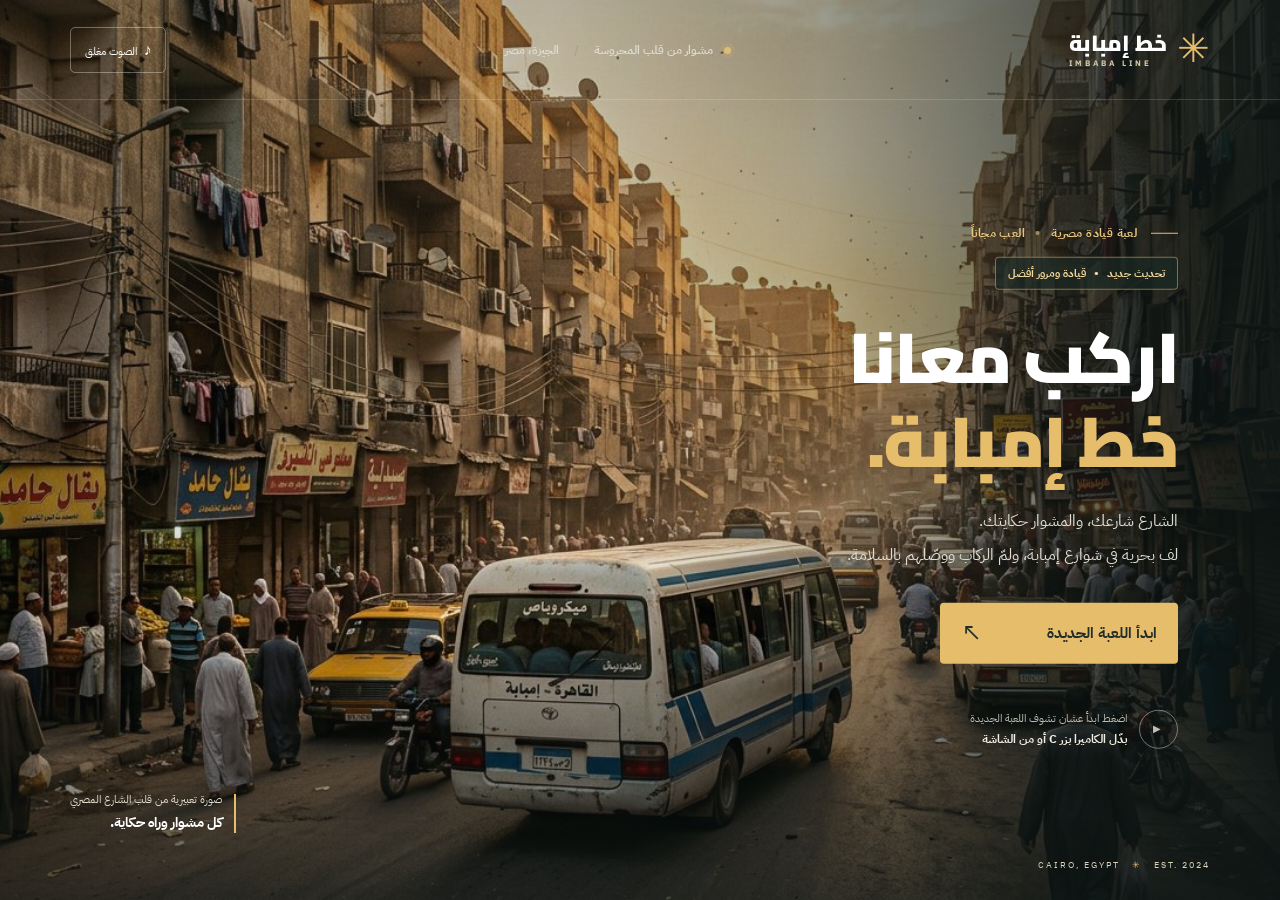
<file: index.html>
<!DOCTYPE html>
<html lang="ar" dir="rtl">
<head>
  <meta charset="UTF-8">
  <meta name="viewport" content="width=device-width, initial-scale=1, viewport-fit=cover">
  <meta name="theme-color" content="#171c1c">
  <meta name="description" content="خد الدركسيون وعيش مشوار ميكروباص إمبابة في لعبة قيادة مصرية ثلاثية الأبعاد.">
  <title>خط إمبابة | حكاية كل مشوار</title>
  <link rel="preconnect" href="https://fonts.googleapis.com">
  <link rel="preconnect" href="https://fonts.gstatic.com" crossorigin>
  <link href="https://fonts.googleapis.com/css2?family=Cairo:wght@400;600;700;800;900&family=IBM+Plex+Sans+Arabic:wght@400;500;600;700&display=swap" rel="stylesheet">
  <link rel="stylesheet" href="style.css?v=20261102-5">
</head>
<body>
  <main class="app" id="app">
    <div id="game" aria-label="لعبة قيادة ميكروباص ثلاثية الأبعاد"></div>
    <div class="scene-shade"></div>
    <header class="topbar">
      <a class="brand" href="#" aria-label="خط إمبابة - الصفحة الرئيسية"><span class="brand-icon">✳</span><span><strong>خط إمبابة</strong><small>IMBABA LINE</small></span></a>
      <div class="top-center"><span class="live-dot"></span> مشوار من قلب المحروسة <span class="top-separator">/</span> الجيزة، مصر</div>
      <button id="soundBtn" class="sound-btn" type="button" aria-label="تشغيل الصوت" title="تشغيل الصوت"><span id="soundIcon">♪</span><span id="soundText">الصوت مغلق</span></button>
    </header>

    <section class="intro" id="intro" aria-labelledby="intro-title">
      <div class="eyebrow"><span></span> لعبة قيادة مصرية <b>•</b> العب مجاناً</div>
      <div class="version-badge">تحديث جديد <b>•</b> قيادة ومرور أفضل</div>
      <h1 id="intro-title">اركب معانا<br><em>خط إمبابة.</em></h1>
      <p>الشارع شارعك، والمشوار حكايتك.<br>لف بحرية في شوارع إمبابة، ولمّ الركاب ووصّلهم بالسلامة.</p>
      <button class="start-btn" id="startBtn" type="button"><span>ابدأ اللعبة الجديدة</span><span class="arrow">↖</span></button>
      <div class="intro-bottom"><span class="round-play">▶</span><span>اضغط ابدأ عشان تشوف اللعبة الجديدة<br><strong>بدّل الكاميرا بزر C أو من الشاشة</strong></span></div>
    </section>
    <div class="scene-caption" id="sceneCaption"><span class="caption-line"></span><span>صورة تعبيرية من قلب الشارع المصري<br><strong>كل مشوار وراه حكاية.</strong></span></div>
    <div class="edition" id="edition">CAIRO, EGYPT <span>✳</span> EST. 2024</div>

    <section class="hud hidden" id="hud" aria-label="معلومات الرحلة">
      <div class="route-card"><div class="card-label"><span class="live-dot"></span> خط السير <span class="route-no">01 / 04</span></div><h2 id="stopName">موقف إمبابة</h2><div class="route-desc" id="stopDesc">اتجه للموقف واستنى الركاب</div><div class="progress"><i id="routeProgress"></i></div><div class="route-foot"><span>المسافة للموقف</span><strong id="distance">١٢٠ م</strong></div></div>
      <div class="stats"><div><span>الركاب</span><strong id="passengers">0 <small>/ 8</small></strong></div><div><span>الأجرة</span><strong id="fare">0 <small>ج.م</small></strong></div></div>
      <div class="message hidden" id="message"></div>
      <div class="reticle hidden" id="reticle" aria-hidden="true">+</div>
      <div class="fare-panel hidden" id="farePanel"><strong id="farePrompt">بص على الراكب اللي نزل عشان تلم الأجرة</strong><span id="fareRemaining"></span><div><button id="lookPassenger" type="button">بص للراكب</button><button id="collectFare" type="button" disabled>الم الأجرة (E)</button></div></div>
      <div class="look-controls hidden" id="lookControls"><button data-look="left" aria-label="بص شمال">↶</button><button id="lookCenter" aria-label="بص قدام">قدام</button><button data-look="right" aria-label="بص يمين">↷</button><small>اسحب الشاشة أو استخدم J / L للبص</small></div>
      <div class="world-tools"><button id="cameraBtn" type="button" title="تغيير الكاميرا (C)">◉ <span>منظور السائق</span></button><div class="map-wrap"><div class="map-title">خريطة المنطقة <span>شمال ↑</span></div><canvas id="minimap" width="180" height="180" aria-label="خريطة المنطقة والموقف التالي"></canvas><div class="map-legend"><i></i> أنت <b></b> الموقف</div></div></div>
      <div class="speedometer"><div class="speed-top">السرعة <strong id="gear" class="gear">D</strong></div><div><strong id="speed">0</strong><span>كم/س</span></div><div class="speed-bars"><i></i><i></i><i></i><i></i><i></i><i></i><i></i><i></i><i></i><i></i></div></div>
      <div class="controls-hint"><span>↑</span><span>↓</span><span>←</span><span>→</span><p>الأسهم للقيادة والرجوع <b>•</b> مسافة للفرامل <b>•</b> اسحب للبص <b>•</b> C للكاميرا <b>•</b> E للأجرة</p></div>
      <div class="touch-controls" aria-label="أزرار التحكم"><div><button data-key="left" aria-label="يسار">◀</button><button data-key="right" aria-label="يمين">▶</button></div><div><button data-key="down" aria-label="رجوع للخلف">رجوع</button><button data-key="brake" aria-label="فرامل">فرامل</button><button data-key="up" aria-label="بنزين">بنزين</button></div></div>
    </section>
    <div class="finish hidden" id="finish"><div class="finish-card"><span class="finish-icon">✳</span><div class="eyebrow">وصلنا بالسلامة</div><h2>عاش يا أسطى!</h2><p>وصلت الركاب بالسلامة! تقدر تكمل لف في المنطقة أو تبدأ خط جديد.</p><div class="finish-total">إجمالي الأجرة <strong id="finalFare">٠ ج.م</strong></div><button class="start-btn" id="continueBtn">كمّل لف في المنطقة <span class="arrow">↖</span></button><button class="restart-link" id="restartBtn">ابدأ الخط من جديد</button></div></div>
    <div class="loading" id="loading"><span class="brand-icon">✳</span><span>بنجهّز المشوار...</span></div>
    <div class="error hidden" id="error">المتصفح ده مش قادر يشغّل اللعبة. جرّب متصفح أحدث بيدعم WebGL.</div>
  </main>
  <script type="module" src="game.js?v=20261102-5"></script>
</body>
</html>
</file>
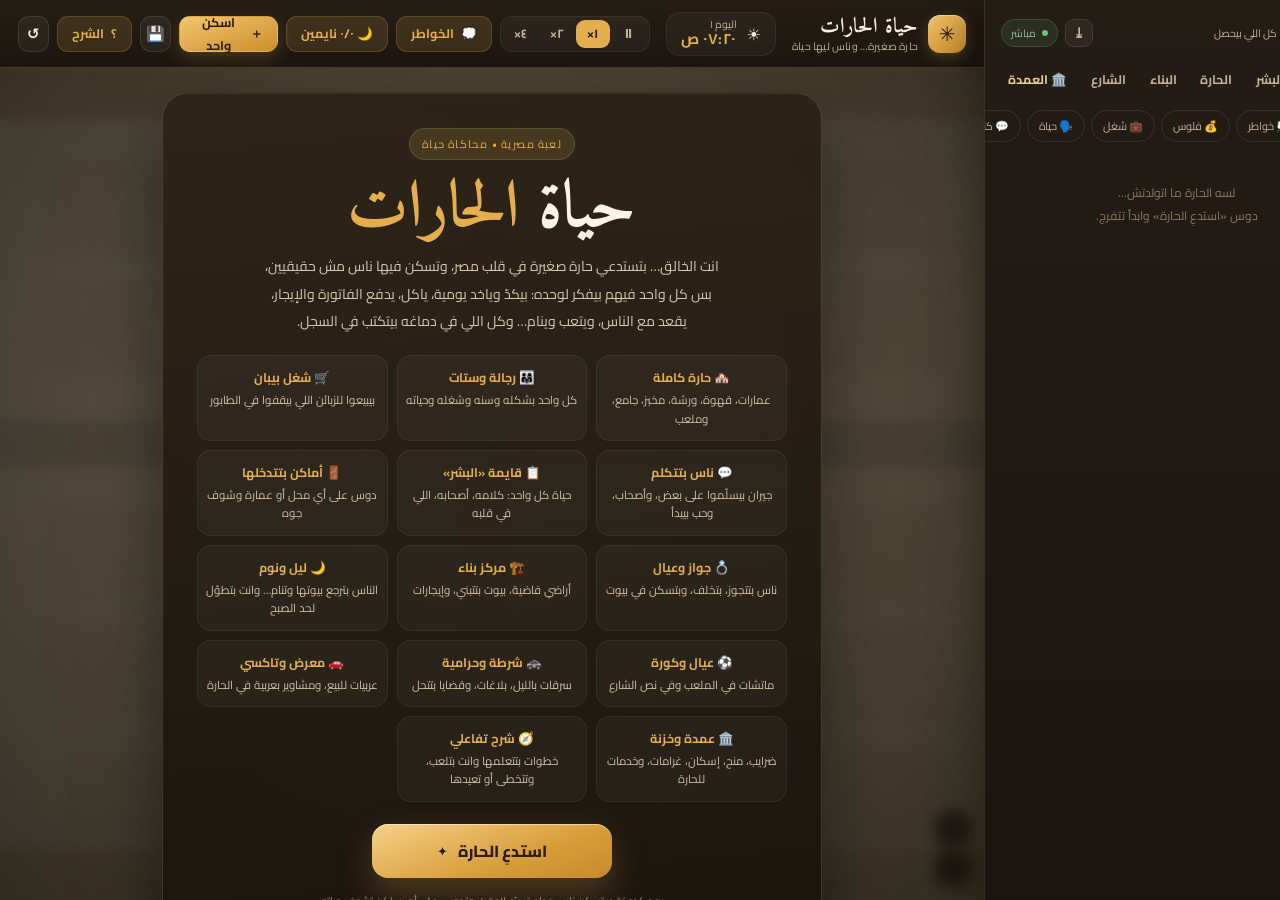
<file: harat/index.html>
<!DOCTYPE html>
<html lang="ar" dir="rtl">
<head>
  <meta charset="UTF-8">
  <meta name="viewport" content="width=device-width, initial-scale=1, viewport-fit=cover">
  <meta name="theme-color" content="#1a1510">
  <meta name="description" content="حياة الحارات — استدعِ حارة مصرية صغيرة، اسكن فيها ناس بيفكروا ويشتغلوا ويدفعوا الإيجار، واقعد اتفرج على حياتهم وخواطرهم في السجل.">
  <title>حياة الحارات | انت الخالق… وهم بيعيشوا</title>
  <link rel="icon" href="data:image/svg+xml,%3Csvg xmlns='http://www.w3.org/2000/svg' viewBox='0 0 64 64'%3E%3Crect width='64' height='64' rx='14' fill='%231a1510'/%3E%3Ctext x='32' y='45' font-size='38' text-anchor='middle' fill='%23e5ae4d'%3E%E2%9C%B3%3C/text%3E%3C/svg%3E">
  <link rel="preconnect" href="https://fonts.googleapis.com">
  <link rel="preconnect" href="https://fonts.gstatic.com" crossorigin>
  <link href="https://fonts.googleapis.com/css2?family=Amiri:wght@400;700&family=Cairo:wght@400;600;700;800;900&display=swap" rel="stylesheet">
  <link rel="stylesheet" href="style.css?v=7">
</head>
<body>
  <div class="game">
    <!-- ==================== side panel ==================== -->
    <aside class="panel" aria-label="سجل الحارة">
      <div class="panel-head">
        <div class="panel-title"><strong>دفتر الحارة</strong><span>كل اللي بيحصل</span></div>
        <div class="head-tools">
          <button type="button" class="btn icon" id="exportBtn" title="نزّل السجل كله" aria-label="تنزيل السجل">⤓</button>
          <span class="live"><i></i> مباشر</span>
        </div>
      </div>

      <div class="tabs" role="tablist">
        <button type="button" data-tab="log" class="on" role="tab">السجل</button>
        <button type="button" data-tab="people" role="tab">البشر</button>
        <button type="button" data-tab="town" role="tab">الحارة</button>
        <button type="button" data-tab="build" role="tab">البناء</button>
        <button type="button" data-tab="street" role="tab">الشارع</button>
        <button type="button" data-tab="mayor" role="tab" class="mayor-tab">🏛️ العمدة</button>
      </div>

      <div class="filters" id="filters">
        <button type="button" data-filter="all" class="on">الكل</button>
        <button type="button" data-filter="think">💭 خواطر</button>
        <button type="button" data-filter="money">💰 فلوس</button>
        <button type="button" data-filter="work">💼 شغل</button>
        <button type="button" data-filter="life">🗣️ حياة</button>
        <button type="button" data-filter="talk">💬 كلام</button>
        <button type="button" data-filter="event">⚡ أحداث</button>
        <button type="button" data-filter="crime">🚨 جرائم</button>
        <button type="button" data-filter="street">🛣️ شارع وكورة</button>
      </div>

      <div class="tab-body" id="logBody">
        <div class="log-list" id="logList" aria-live="polite">
          <div class="log-empty">لسه الحارة ما اتولدتش…<br>دوس «استدعِ الحارة» وابدأ تتفرج.</div>
        </div>
      </div>

      <div class="tab-body" id="peopleBody" hidden>
        <div class="people-list" id="peopleList"></div>
      </div>

      <div class="tab-body" id="buildBody" hidden>
      <div class="town-scroll" id="buildScroll">
        <div class="stat-grid" id="buildStats">
          <div class="stat"><span>بيوت</span><strong id="bldHomes">٠</strong></div>
          <div class="stat"><span>أراضي فاضية</span><strong id="bldLots">٠</strong></div>
          <div class="stat"><span>بيتبني دلوقتي</span><strong id="bldProjects">٠</strong></div>
          <div class="stat"><span>شقق فاضية</span><strong id="bldVacant">٠</strong></div>
        </div>
        <div class="section-title">مركز البناء</div>
        <div class="build-note">انت الخالق: تقدر تبدأ بناء بيت جديد في أي أرض فاضية (تكلفة <b id="bldCost">١٤٠٠</b> ج.م). السكان كمان بيبنوا لوحدهم لما يجمعوا فلوس.</div>
        <div id="lotList"></div>
        <div class="section-title">البيوت والإيجار</div>
        <div id="homeList"></div>
        <div id="marketList"></div>
      </div>
    </div>

    <div class="tab-body" id="streetBody" hidden>
      <div class="town-scroll" id="streetScroll">
        <div id="streetList"></div>
      </div>
    </div>

    <div class="tab-body" id="mayorBody" hidden>
      <div class="town-scroll" id="mayorScroll">
        <div id="mayorList"></div>
      </div>
    </div>

    <div class="tab-body" id="townBody" hidden>
        <div class="town-scroll">
          <div class="stat-grid">
            <div class="stat"><span>السكان</span><strong id="statPop">٠</strong></div>
            <div class="stat"><span>بيشتغلوا</span><strong id="statJobs">٠</strong></div>
            <div class="stat"><span>فلوس الحارة</span><strong id="statMoney">٠</strong></div>
            <div class="stat"><span>متوسط المزاج</span><strong id="statMood">٠٪</strong></div>
            <div class="stat"><span>فلوس إيجار</span><strong id="statRent">٠</strong></div>
            <div class="stat"><span>فلوس فواتير</span><strong id="statBills">٠</strong></div>
            <div class="stat"><span>فلوس اتكسبت</span><strong id="statEarned">٠</strong></div>
            <div class="stat"><span>أكلات</span><strong id="statMeals">٠</strong></div>
          </div>
          <div class="section-title">الدنيا النهاردة</div>
          <div class="mod-card" id="modCard">الحارة هادية… مفيش حاجة مقلقلة.</div>
          <div class="section-title">أحداث حصلت</div>
          <div class="event-list" id="eventList"><div class="about-note" style="margin:0">لسه مفيش أحداث كبيرة.</div></div>
          <div class="about-note">
            الحارة بتعيش لوحدها: كل ساكن عنده يومية وشغل وفواتير وإيجار ومزاج.
            انت مش بتتحكم فيهم — انت بس بتتفرج وبتقرا اللي في دماغهم.
          </div>
        </div>
      </div>
    </aside>

    <!-- ==================== main ==================== -->
    <header class="topbar">
      <div class="brand">
        <span class="brand-mark">✳</span>
        <div class="brand-text">
          <strong>حياة الحارات</strong>
          <small>حارة صغيرة… وناس ليها حياة</small>
        </div>
      </div>

      <div class="clock">
        <span class="cal" id="calIcon">☀</span>
        <div class="stack">
          <span class="day" id="dayLabel">اليوم الأول</span>
          <strong class="time" id="clock">٠٧:٢٠ ص</strong>
        </div>
      </div>

      <div class="controls">
        <div class="speed-group" id="speedGroup" aria-label="سرعة الوقت">
          <button type="button" data-speed="0" title="إيقاف مؤقت">⏸</button>
          <button type="button" data-speed="1" class="on" title="سرعة عادية">١×</button>
          <button type="button" data-speed="2" title="سرعة مضاعفة">٢×</button>
          <button type="button" data-speed="4" title="سرعة سريعة">٤×</button>
        </div>
        <button type="button" class="btn ghost-on" id="bubbleBtn" title="عرض خواطر الناس فوق روسهم (B)">💭 <span class="lbl">الخواطر</span></button>
        <button type="button" class="btn ghost-on night" id="nightBtn" title="طوّل الليل لحد الصبح (لازم كل الحارة تكون نايمة)">🌙 نم لحد الصبح</button>
        <button type="button" class="btn primary" id="addBtn" title="اسكن ساكن جديد">＋ <span class="lbl">اسكن واحد</span></button>
        <button type="button" class="btn icon" id="saveBtn" title="حفظ الحارة">💾</button>
        <button type="button" class="btn ghost-on" id="helpBtn" title="الشرح التفاعلي">؟ <span class="lbl">الشرح</span></button>
        <button type="button" class="btn icon" id="resetBtn" title="حارة جديدة">↺</button>
      </div>
    </header>

    <main class="stage" id="stage">
      <canvas id="town" aria-label="مشهد الحارة من فوق"></canvas>

      <div class="hint" id="hint">دوس على أي ساكن عشان تتفرج على حاله وخواطره 💭</div>
      <div class="toast" id="toast"></div>

      <div class="tut-card" id="tutCard" hidden aria-live="polite">
        <div class="tut-top">
          <span class="tut-step" id="tutStep">١ / ١٣</span>
          <b id="tutTitle">—</b>
          <button type="button" class="tut-close" id="tutClose" title="اقفل الشرح (يفتح تاني من زر ؟)" aria-label="قفل">✕</button>
        </div>
        <div class="tut-body" id="tutBody">—</div>
        <div class="tut-goal"><span>مهمتك:</span> <b id="tutGoal">—</b></div>
        <div class="tut-bar"><i id="tutBar" style="width:0%"></i></div>
        <div class="tut-actions">
          <button type="button" class="tut-primary" id="tutNext">تمام، اللي بعده ←</button>
          <button type="button" id="tutPause">إيقاف مؤقت</button>
          <button type="button" id="tutSkip">تخطي الشرح</button>
        </div>
      </div>

      <div class="confirm-wrap" id="confirmWrap" hidden>
        <div class="confirm-box" role="dialog" aria-modal="true">
          <b class="confirm-title" id="confirmTitle">تأكيد</b>
          <p class="confirm-text" id="confirmText">—</p>
          <div class="confirm-actions">
            <button type="button" class="confirm-ok" id="confirmOk">أيوه، نفّذ</button>
            <button type="button" class="confirm-no" id="confirmNo">إلغاء</button>
          </div>
        </div>
      </div>

      <div class="inside-bar" id="insideBar" hidden>
        <div class="ib-title"><span id="insideIcon">🏪</span><b id="insideName">—</b><small id="insideSub"></small></div>
        <button type="button" id="exitBtn">خروج ←</button>
      </div>

      <div class="zoom-tools">
        <button type="button" id="zoomIn" title="تقريب" aria-label="تقريب">＋</button>
        <button type="button" id="zoomOut" title="تبعيد" aria-label="تبعيد">－</button>
      </div>

      <section class="place-card" id="placeCard" hidden aria-label="تفاصيل المكان">
        <div class="rc-head">
          <div class="rc-avatar" id="plAvatar">🏪</div>
          <div class="rc-id">
            <div class="rc-name" id="plName">—</div>
            <div class="rc-job" id="plMeta">—</div>
          </div>
          <button type="button" class="rc-close" id="plClose" aria-label="قفل">✕</button>
        </div>
        <div class="pl-status" id="plStatus">—</div>
        <div class="pl-body" id="plBody"></div>
        <div class="pl-actions">
          <button type="button" class="pl-enter" id="plEnter">ادخل المكان 🚪</button>
        </div>
      </section>

      <section class="resident-card" id="card" hidden aria-label="تفاصيل الساكن">
        <div class="rc-head">
          <div class="rc-avatar" id="rcAvatar">؟</div>
          <div class="rc-id">
            <div class="rc-name" id="rcName">—</div>
            <div class="rc-job" id="rcJob">—</div>
          </div>
          <button type="button" class="rc-close" id="rcClose" aria-label="قفل الكارت">✕</button>
        </div>
        <div class="rc-money"><strong id="rcMoney">٠</strong><span>جنيه في الجيب</span></div>
        <div class="rc-needs">
          <div class="need"><span>الأكل</span><div class="bar"><i id="barFood"></i></div></div>
          <div class="need"><span>الطاقة</span><div class="bar"><i id="barEnergy"></i></div></div>
          <div class="need"><span>المزاج</span><div class="bar"><i id="barMood"></i></div></div>
        </div>
        <div class="rc-action" id="rcAction">—</div>
        <div class="rc-thought" id="rcThought"><span>💭</span><span>—</span></div>
      </section>

      <div class="intro" id="intro">
        <div class="intro-card">
          <span class="eyebrow">لعبة مصرية • محاكاة حياة</span>
          <h1>حياة <em>الحارات</em></h1>
          <p class="lead">
            انت الخالق… بتستدعي حارة صغيرة في قلب مصر، وتسكن فيها ناس مش حقيقيين،
            بس كل واحد فيهم بيفكر لوحده: بيكدّ وياخد يومية، ياكل، يدفع الفاتورة والإيجار،
            يقعد مع الناس، ويتعب وينام… وكل اللي في دماغه بيتكتب في السجل.
          </p>
          <ul class="intro-feats">
            <li><b>🏘️ حارة كاملة</b>عمارات، قهوة، ورشة، مخبز، جامع، وملعب</li>
            <li><b>👨‍👩‍👧 رجالة وستات</b>كل واحد بشكله وسنه وشغله وحياته</li>
            <li><b>🛒 شغل بيبان</b>بيبيعوا للزبائن اللي بيقفوا في الطابور</li>
            <li><b>💬 ناس بتتكلم</b>جيران بيسلّموا على بعض، وأصحاب، وحب بيبدأ</li>
            <li><b>📋 قايمة «البشر»</b>حياة كل واحد: كلامه، أصحابه، اللي في قلبه</li>
            <li><b>🚪 أماكن بتتدخلها</b>دوس على أي محل أو عمارة وشوف جوه</li>
            <li><b>💍 جواز وعيال</b>ناس بتتجوز، بتخلف، وبتسكن في بيوت</li>
            <li><b>🏗️ مركز بناء</b>أراضي فاضية، بيوت بتتبني، وإيجارات</li>
            <li><b>🌙 ليل ونوم</b>الناس بترجع بيوتها وتنام… وانت بتطوّل لحد الصبح</li>
            <li><b>⚽ عيال وكورة</b>ماتشات في الملعب وفي نص الشارع</li>
            <li><b>🚓 شرطة وحرامية</b>سرقات بالليل، بلاغات، وقضايا بتتحل</li>
            <li><b>🚗 معرض وتاكسي</b>عربيات للبيع، ومشاوير بعربية في الحارة</li>
            <li><b>🏛️ عمدة وخزنة</b>ضرايب، منح، إسكان، غرامات، وخدمات للحارة</li>
            <li><b>🧭 شرح تفاعلي</b>خطوات بتتعلمها وانت بتلعب، وتتخطى أو تعيدها</li>
          </ul>
          <button class="start-btn" id="startBtn" type="button">استدعِ الحارة <span class="arrow">✦</span></button>
          <button class="resume-btn" id="resumeBtn" type="button" hidden>استكمل الحارة المحفوظة ⤾</button>
          <small>بعد كده تقدر تسكن ناس جداد، تسرّع الوقت، وتدوس على أي ساكن تشوف حياته.</small>
        </div>
      </div>
    </main>
  </div>

  <script type="module" src="app.js?v=7"></script>
</body>
</html>
</file>
<file: style.css>
:root{--cream:#f2ead9;--yellow:#e6bd6a;--ink:#202b2a}*{box-sizing:border-box}html,body{margin:0;width:100%;height:100%;overflow:hidden}body{font-family:'IBM Plex Sans Arabic','Cairo',sans-serif;background:#202825;color:#fff}.app{position:relative;height:100dvh;min-height:500px;overflow:hidden;background:#756c56 url('assets/imbaba-cover.jpg') center/cover no-repeat}#game,.scene-shade{position:absolute;inset:0}#game canvas{width:100%;height:100%;display:block}.scene-shade{pointer-events:none;background:linear-gradient(90deg,rgba(17,25,24,.12) 5%,transparent 43%,rgba(14,22,21,.2) 64%,rgba(13,22,21,.9) 100%),linear-gradient(0deg,rgba(12,20,19,.67),transparent 30%,rgba(12,20,19,.26))}.topbar{position:absolute;z-index:3;top:0;left:0;right:0;height:100px;display:flex;align-items:center;justify-content:space-between;padding:0 5.5%;border-bottom:1px solid rgba(255,255,255,.15)}.brand{display:flex;align-items:center;gap:10px;color:white;text-decoration:none}.brand-icon{color:var(--yellow);font-size:39px;line-height:1}.brand strong{display:block;font-family:Cairo,sans-serif;font-weight:900;font-size:22px;line-height:1.25}.brand small{display:block;direction:ltr;letter-spacing:3px;font-size:8px;font-weight:700;color:#d6c8a9}.top-center{font-size:12px;color:#dedbd0;font-weight:600}.live-dot{display:inline-block;width:7px;height:7px;border-radius:50%;background:#dbbd7a;box-shadow:0 0 0 4px #d7b76622;margin-left:8px}.top-separator{color:#a8a390;margin:0 12px}.sound-btn{background:transparent;border:1px solid #ffffff55;color:#fff;padding:10px 14px;border-radius:5px;font-family:inherit;font-size:11px;cursor:pointer}.sound-btn span:first-child{font-size:16px;margin-left:6px}.intro{position:absolute;z-index:2;right:8%;top:50%;transform:translateY(-43%);max-width:540px}.eyebrow{font-size:12px;letter-spacing:.4px;color:#e8c682;font-weight:700}.eyebrow>span{display:inline-block;width:27px;height:1px;background:var(--yellow);vertical-align:middle;margin-left:10px}.eyebrow b{padding:0 7px;color:#a18b61}.intro h1{font-family:Cairo,sans-serif;font-size:clamp(48px,5.5vw,86px);line-height:1.2;letter-spacing:-2px;margin:25px 0 20px;font-weight:900}.intro h1 em{font-style:normal;color:var(--yellow)}.intro p{font-size:16px;line-height:2.15;color:#deddd3;margin:0 0 30px}.start-btn{width:238px;height:61px;display:flex;align-items:center;justify-content:space-between;padding:0 21px;border:0;border-radius:4px;background:var(--yellow);color:#222d29;font:800 15px 'IBM Plex Sans Arabic',sans-serif;cursor:pointer;transition:transform .2s,background .2s}.start-btn:hover{background:#f1ce86;transform:translateY(-2px)}.arrow{font-size:25px;font-weight:400}.intro-bottom{display:flex;align-items:center;gap:12px;margin-top:45px;font-size:11px;line-height:1.8;color:#bfbfb2}.intro-bottom strong{font-size:12px;color:#f2eee1}.round-play{border:1px solid #ffffff66;border-radius:50%;width:39px;height:39px;display:grid;place-items:center;font-size:10px;padding-right:2px}.scene-caption{position:absolute;left:5.5%;bottom:63px;display:flex;align-items:center;gap:12px;font-size:11px;color:#e2ded0;line-height:1.9}.scene-caption strong{font-size:14px;color:white}.caption-line{height:39px;width:2px;background:var(--yellow)}.edition{position:absolute;bottom:28px;right:5.5%;font-size:9px;letter-spacing:2px;direction:ltr;color:#d9d1bd}.edition span{color:var(--yellow);padding:0 8px}.hidden{display:none!important}.hud{position:absolute;inset:0;pointer-events:none}.route-card,.stats,.speedometer,.controls-hint,.message{position:absolute;background:rgba(22,32,30,.88);border:1px solid #ffffff25;box-shadow:0 8px 30px #0002;backdrop-filter:blur(12px)}.route-card{right:5.5%;top:125px;width:275px;padding:20px;border-radius:6px}.card-label{font-size:11px;color:#c6c9bc}.route-no{float:left;direction:ltr;color:#b1b9a9;font-size:10px}.route-card h2{font-family:Cairo,sans-serif;font-size:24px;margin:13px 0 0}.route-desc{font-size:11px;color:#c3c8ba}.progress{height:3px;background:#ffffff24;margin:20px 0 11px}.progress i{display:block;width:0;height:100%;background:var(--yellow)}.route-foot{display:flex;justify-content:space-between;font-size:10px;color:#bdc2b3}.route-foot strong{color:#f1d89c;font-size:12px}.stats{top:125px;left:5.5%;display:flex;border-radius:6px}.stats>div{min-width:95px;padding:14px 20px}.stats>div+div{border-right:1px solid #ffffff23}.stats span{display:block;font-size:10px;color:#b9c0b2}.stats strong{font-size:23px;direction:ltr;display:block;text-align:right}.stats small{font-size:10px;color:#c5bc9e}.speedometer{bottom:37px;left:5.5%;border-radius:6px;padding:14px 20px;width:155px}.speed-top{font-size:10px;color:#b8c0b1}.speedometer strong{font-size:40px;font-weight:700;line-height:1;direction:ltr;display:inline-block}.speedometer div:nth-child(2) span{font-size:10px;color:#c8cebf;margin-right:8px}.speed-bars{display:flex;gap:3px;margin-top:11px;direction:ltr}.speed-bars i{height:3px;flex:1;background:#68736a}.speed-bars i.on{background:var(--yellow)}.controls-hint{bottom:40px;right:5.5%;border:0;background:transparent;box-shadow:none;backdrop-filter:none;display:flex;align-items:center;gap:5px}.controls-hint span{border:1px solid #ffffff80;border-radius:3px;width:24px;height:24px;display:grid;place-items:center;font-size:13px}.controls-hint p{font-size:11px;margin:0 8px;color:#eee}.controls-hint b{color:var(--yellow)}.message{top:28%;left:50%;transform:translateX(-50%);border-radius:5px;padding:12px 22px;font-size:14px;text-align:center;color:#ffe3a5;white-space:nowrap}.touch-controls{display:none;position:absolute;bottom:35px;right:5%;left:5%;justify-content:space-between;direction:ltr;pointer-events:auto}.touch-controls>div{display:flex;gap:8px}.touch-controls button{width:58px;height:58px;background:#202d2bba;border:1px solid #ffffff66;border-radius:50%;color:white;font:700 13px 'IBM Plex Sans Arabic';touch-action:none;user-select:none}.touch-controls button:active,.touch-controls button.pressed{background:#e6bd6a;color:#202b2a}.finish{position:absolute;z-index:6;inset:0;background:#101a18bf;display:grid;place-items:center;padding:20px}.finish-card{background:#26332f;border:1px solid #ffffff30;border-radius:8px;padding:35px;max-width:400px;text-align:center}.finish-icon{font-size:40px;color:var(--yellow)}.finish-card h2{font:900 38px Cairo;margin:8px}.finish-card p{font-size:14px;line-height:2;color:#d1d8ca}.finish-total{border-top:1px solid #ffffff25;border-bottom:1px solid #ffffff25;padding:15px;margin:24px 0;display:flex;justify-content:space-between;font-size:13px}.finish-total strong{color:var(--yellow)}.finish-card .start-btn{width:100%}.loading{position:absolute;z-index:8;inset:0;background:#202b26;display:flex;align-items:center;justify-content:center;gap:12px;font-size:14px}.error{position:absolute;z-index:9;top:110px;left:50%;transform:translateX(-50%);background:#9b4435;padding:15px;border-radius:5px;white-space:nowrap;font-size:13px}.playing .scene-shade{background:linear-gradient(0deg,rgba(12,20,19,.48),transparent 30%,rgba(12,20,19,.1) 70%,rgba(12,20,19,.45));}.playing .topbar{height:82px}.playing .top-center{opacity:.7}
@media(max-width:700px){.app{min-height:400px}.topbar{height:76px;padding:0 6%}.brand strong{font-size:18px}.brand-icon{font-size:32px}.top-center{display:none}.sound-btn{font-size:0;padding:7px 12px}.sound-btn span:first-child{font-size:18px;margin:0}.scene-shade{background:linear-gradient(0deg,rgba(13,22,21,.88),rgba(13,22,21,.35) 70%,rgba(13,22,21,.45))}.intro{right:7%;left:7%;top:auto;bottom:11%;transform:none}.intro h1{font-size:clamp(43px,11vw,65px);margin:15px 0 12px}.intro p{font-size:13px;margin-bottom:22px}.intro-bottom{margin-top:23px}.scene-caption{display:none}.edition{bottom:15px}.route-card{top:95px;right:5%;width:205px;padding:14px}.route-card h2{font-size:20px;margin-top:8px}.progress{margin:12px 0 8px}.stats{top:95px;left:5%}.stats>div{min-width:64px;padding:10px}.stats strong{font-size:18px}.speedometer{bottom:110px;left:5%;width:115px;padding:10px}.speedometer strong{font-size:30px}.controls-hint{display:none}.touch-controls{display:flex}.message{top:32%;font-size:12px}.playing .topbar{height:76px}}@media(max-height:600px) and (min-width:701px){.intro{top:53%}.intro h1{font-size:50px;margin:10px 0}.intro p{margin-bottom:15px}.intro-bottom{margin-top:18px}.topbar{height:70px}.route-card,.stats{top:85px}}
/* The cover is concept art; the interactive 3D scene fades in when the trip starts. */
#game{opacity:0;transition:opacity .6s ease}.playing #game{opacity:1}
.world-tools{position:absolute;right:5.5%;bottom:95px;pointer-events:auto;display:flex;flex-direction:column;align-items:flex-end;gap:10px}.world-tools button{border:1px solid #ffffff45;background:#202d2be6;color:#f8e9c9;border-radius:5px;padding:10px 15px;font:700 11px 'IBM Plex Sans Arabic',sans-serif;cursor:pointer}.world-tools button:hover{background:#425347}.map-wrap{background:#1b2927e8;border:1px solid #ffffff30;border-radius:6px;padding:10px;width:160px;box-shadow:0 8px 30px #0003}.map-title{font-size:10px;color:#eee4cc;display:flex;justify-content:space-between}.map-title span{font-size:9px;color:#a8b5a3}.map-wrap canvas{display:block;width:100%;height:auto;margin:6px 0;border-radius:3px}.map-legend{display:flex;align-items:center;gap:5px;font-size:9px;color:#d5dbcb}.map-legend i,.map-legend b{width:7px;height:7px;border-radius:50%;background:#f2e8cc;display:inline-block}.map-legend b{background:#e6bd6a;margin-right:10px}.restart-link{border:0;background:transparent;color:#e8d6aa;font:600 12px 'IBM Plex Sans Arabic';cursor:pointer;padding:16px 0 0}
@media(max-width:700px){.world-tools{bottom:175px;right:5%;gap:6px}.world-tools button{padding:8px 10px}.map-wrap{width:110px;padding:7px}.map-title,.map-legend{font-size:8px}.map-title span{font-size:7px}.map-wrap canvas{margin:4px 0}.speedometer{bottom:110px}.message{top:34%;max-width:90%;white-space:normal}}

.version-badge{display:inline-block;margin-top:15px;padding:7px 12px;border:1px solid #e6bd6a80;border-radius:4px;background:#1b2925b8;color:#f5d89b;font-size:11px;font-weight:700}.version-badge b{padding:0 5px}
.reticle{position:absolute;left:50%;top:50%;transform:translate(-50%,-50%);color:#fff9;font:20px sans-serif;text-shadow:0 1px 5px #000;pointer-events:none}.look-controls{position:absolute;left:50%;bottom:25px;transform:translateX(-50%);display:flex;align-items:center;gap:5px;direction:ltr;pointer-events:auto}.look-controls button,.fare-panel button{background:#26342feF;color:#f9ebca;border:1px solid #ffffff55;border-radius:5px;padding:8px 13px;font:700 12px 'IBM Plex Sans Arabic';cursor:pointer;touch-action:none}.look-controls button:active,.fare-panel button:not(:disabled):active{background:#e6bd6a;color:#1d2925}.look-controls small{color:#e0e5d8;font-size:10px;white-space:nowrap;margin-left:5px}.fare-panel{position:absolute;z-index:4;top:22%;left:50%;transform:translateX(-50%);background:#1d2b29ed;border:1px solid #e6bd6a88;border-radius:7px;padding:13px 17px;text-align:center;box-shadow:0 10px 25px #0005;pointer-events:auto;min-width:260px}.fare-panel strong,.fare-panel span{display:block;font-size:12px}.fare-panel span{font-size:11px;color:#d3c7a8;margin:5px 0 9px}.fare-panel button{margin:0 3px}.fare-panel button:not(:disabled){background:#e6bd6a;color:#202b2a}.fare-panel button:disabled{opacity:.45;cursor:not-allowed}#game canvas{touch-action:none}
@media(max-width:700px){.look-controls{bottom:105px;left:50%;gap:4px}.look-controls button{padding:7px 9px}.look-controls small{display:none}.fare-panel{top:30%;padding:10px 12px;min-width:220px}.fare-panel strong{font-size:11px}.fare-panel button{font-size:11px;padding:7px}.reticle{font-size:17px}}
.speed-top .gear{float:left;border:1px solid #e6bd6a66;color:#f4d595;border-radius:3px;padding:1px 5px;font-size:10px;line-height:1.2}.touch-controls [data-key="down"]{background:#435047d9;font-size:12px}
@media(max-width:400px){.touch-controls{left:3%;right:3%;gap:3px}.touch-controls>div{gap:4px}.touch-controls button{width:50px;height:50px;font-size:11px}.look-controls{bottom:100px}}
</file>
<file: harat/style.css>
:root {
  --ink: #f7ecd6;
  --muted: #c6b294;
  --gold: #e5ae4d;
  --gold-soft: rgba(229, 174, 77, 0.14);
  --teal: #3aa295;
  --panel: #221b14;
  --panel-2: #1a1410;
  --line: rgba(229, 174, 77, 0.2);
  --paper: #f7edd8;
  --paper-ink: #3b2e21;
  --good: #62a86b;
  --warn: #d9a13c;
  --bad: #c4623f;
}

* { box-sizing: border-box; }
html, body { height: 100%; }
body {
  margin: 0;
  font-family: 'Cairo', 'Segoe UI', system-ui, sans-serif;
  background: radial-gradient(circle at 25% 0%, #2b2217 0%, #15110c 65%);
  color: var(--ink);
  overflow: hidden;
  -webkit-font-smoothing: antialiased;
}
button { font-family: inherit; }
::selection { background: rgba(229, 174, 77, 0.35); }

/* scrollbars */
* { scrollbar-width: thin; scrollbar-color: rgba(229, 174, 77, 0.35) transparent; }
*::-webkit-scrollbar { width: 8px; height: 8px; }
*::-webkit-scrollbar-thumb { background: rgba(229, 174, 77, 0.28); border-radius: 8px; }
*::-webkit-scrollbar-track { background: transparent; }

.game {
  display: grid;
  grid-template-columns: 384px 1fr;
  grid-template-rows: 68px 1fr;
  height: 100vh;
  height: 100dvh;
}

/* ---------------- top bar ---------------- */
.topbar {
  grid-column: 2;
  grid-row: 1;
  display: flex;
  align-items: center;
  gap: 16px;
  padding: 0 18px;
  background: linear-gradient(180deg, rgba(38, 30, 21, 0.95), rgba(26, 21, 15, 0.92));
  border-bottom: 1px solid var(--line);
}
.brand { display: flex; align-items: center; gap: 10px; min-width: 0; }
.brand-mark {
  width: 38px; height: 38px; flex: none;
  display: grid; place-items: center;
  border-radius: 12px;
  background: linear-gradient(145deg, #f0c369, #c98a2a);
  color: #2a1d0c; font-size: 20px;
  box-shadow: 0 4px 14px rgba(229, 174, 77, 0.25), inset 0 1px 0 rgba(255, 255, 255, 0.4);
}
.brand-text { display: flex; flex-direction: column; line-height: 1.15; min-width: 0; }
.brand-text strong {
  font-family: 'Amiri', 'Cairo', serif;
  font-size: 21px; letter-spacing: 0.3px; color: #fbf1dc;
}
.brand-text small { font-size: 10.5px; color: var(--muted); letter-spacing: 0.2px; white-space: nowrap; }

.clock {
  display: flex; align-items: center; gap: 10px;
  margin-inline-start: 6px;
  padding: 6px 14px;
  border-radius: 14px;
  background: rgba(255, 255, 255, 0.04);
  border: 1px solid rgba(255, 255, 255, 0.06);
  white-space: nowrap;
}
.clock .cal { font-size: 16px; }
.clock .stack { display: flex; flex-direction: column; line-height: 1.1; }
.clock .day { font-size: 10.5px; color: var(--muted); }
.clock .time { font-size: 15px; font-weight: 700; color: var(--gold); letter-spacing: 0.4px; }

.controls { display: flex; align-items: center; gap: 8px; margin-inline-start: auto; }
.speed-group {
  display: flex; align-items: center; gap: 2px;
  background: rgba(255, 255, 255, 0.045);
  border: 1px solid rgba(255, 255, 255, 0.06);
  border-radius: 12px; padding: 3px;
}
.speed-group button {
  border: 0; background: transparent; color: var(--muted);
  border-radius: 9px; min-width: 34px; height: 28px;
  font-size: 12.5px; font-weight: 700; cursor: pointer;
  transition: background 0.15s, color 0.15s;
}
.speed-group button:hover { color: var(--ink); background: rgba(255, 255, 255, 0.06); }
.speed-group button.on { background: var(--gold); color: #2a1d0c; }

.btn {
  display: inline-flex; align-items: center; gap: 7px;
  height: 36px; padding: 0 14px;
  border-radius: 11px; cursor: pointer;
  border: 1px solid rgba(255, 255, 255, 0.09);
  background: rgba(255, 255, 255, 0.05);
  color: var(--ink); font-size: 12.5px; font-weight: 700;
  transition: transform 0.12s, background 0.15s, border-color 0.15s;
}
.btn:hover { background: rgba(255, 255, 255, 0.09); transform: translateY(-1px); }
.btn:active { transform: translateY(0); }
.btn.primary {
  background: linear-gradient(160deg, #f2c56d, #cc8f2d);
  color: #2a1d0c; border-color: transparent;
  box-shadow: 0 6px 18px rgba(229, 174, 77, 0.22);
}
.btn.primary:hover { background: linear-gradient(160deg, #f7d083, #d99a36); }
.btn.icon { width: 36px; padding: 0; justify-content: center; font-size: 15px; }
.btn.danger-armed { background: rgba(196, 98, 63, 0.2); border-color: rgba(196, 98, 63, 0.5); color: #f3c3ad; }
.btn.ghost-on { color: var(--gold); border-color: var(--line); background: var(--gold-soft); }

/* ---------------- stage ---------------- */
.stage {
  grid-column: 2; grid-row: 2;
  position: relative; overflow: hidden;
  background: #d9c49d;
  isolation: isolate;
}
#town {
  display: block; width: 100%; height: 100%;
  touch-action: none; cursor: grab;
}
#town.dragging { cursor: grabbing; }

.hint {
  position: absolute; left: 50%; bottom: 18px;
  transform: translateX(-50%);
  padding: 8px 16px; border-radius: 999px;
  background: rgba(24, 18, 12, 0.78);
  border: 1px solid var(--line);
  color: #f1e2c4; font-size: 12px;
  backdrop-filter: blur(8px);
  pointer-events: none;
  transition: opacity 0.6s;
  white-space: nowrap;
}
.hint.gone { opacity: 0; }

.toast {
  position: absolute; top: 16px; left: 50%;
  transform: translate(-50%, -14px);
  padding: 9px 18px; border-radius: 999px;
  background: linear-gradient(160deg, #f4d089, #d99f3c);
  color: #2a1d0c; font-size: 12.5px; font-weight: 700;
  box-shadow: 0 10px 30px rgba(0, 0, 0, 0.35);
  opacity: 0; pointer-events: none;
  transition: opacity 0.3s, transform 0.3s;
  z-index: 12;
}
.toast.show { opacity: 1; transform: translate(-50%, 0); }

.zoom-tools {
  position: absolute; right: 14px; bottom: 14px;
  display: flex; flex-direction: column; gap: 6px;
  z-index: 4;
}
.zoom-tools button {
  width: 34px; height: 34px; border-radius: 10px;
  border: 1px solid var(--line);
  background: rgba(24, 18, 12, 0.75);
  color: var(--ink); font-size: 16px; cursor: pointer;
  backdrop-filter: blur(6px);
}
.zoom-tools button:hover { background: rgba(40, 31, 21, 0.9); }

/* resident card */
.resident-card {
  position: absolute; left: 16px; bottom: 16px;
  width: 322px; max-width: calc(100% - 32px);
  background: linear-gradient(170deg, #fbf3e2, #efe0c4);
  color: var(--paper-ink);
  border-radius: 18px;
  padding: 14px 15px 13px;
  box-shadow: 0 18px 45px rgba(20, 14, 6, 0.45);
  border: 1px solid rgba(90, 66, 36, 0.25);
  z-index: 5;
  animation: cardIn 0.22s ease-out;
}
@keyframes cardIn { from { opacity: 0; transform: translateY(8px); } to { opacity: 1; transform: none; } }
.resident-card[hidden] { display: none; }
.rc-head { display: flex; align-items: flex-start; gap: 10px; }
.rc-avatar {
  width: 42px; height: 42px; border-radius: 50%; flex: none;
  display: grid; place-items: center;
  font-weight: 800; font-size: 17px; color: #fff;
  box-shadow: inset 0 -3px 0 rgba(0, 0, 0, 0.15);
}
.rc-id { min-width: 0; flex: 1; }
.rc-name { font-size: 15.5px; font-weight: 800; line-height: 1.2; }
.rc-job { font-size: 11.5px; color: #7a6144; margin-top: 3px; display: flex; align-items: center; gap: 5px; flex-wrap: wrap; }
.rc-job .dot { width: 3px; height: 3px; border-radius: 50%; background: #b0946b; }
.rc-close {
  border: 0; background: rgba(90, 66, 36, 0.08); color: #6c5539;
  width: 26px; height: 26px; border-radius: 8px; cursor: pointer; font-size: 14px;
  line-height: 1;
}
.rc-close:hover { background: rgba(90, 66, 36, 0.16); }
.rc-money {
  display: flex; align-items: baseline; gap: 6px;
  margin: 11px 0 9px; padding-bottom: 9px;
  border-bottom: 1px dashed rgba(90, 66, 36, 0.25);
}
.rc-money strong { font-size: 23px; letter-spacing: -0.5px; }
.rc-money span { font-size: 11px; color: #8a6f4f; }
.rc-needs { display: grid; gap: 7px; }
.need { display: grid; grid-template-columns: 54px 1fr; align-items: center; gap: 8px; }
.need span { font-size: 10.5px; color: #7c6244; }
.need .bar { height: 7px; border-radius: 5px; background: rgba(90, 66, 36, 0.14); overflow: hidden; }
.need .bar i { display: block; height: 100%; border-radius: 5px; transition: width 0.4s; }
.rc-action {
  margin-top: 11px; font-size: 11.5px; line-height: 1.6;
  color: #5a4630; background: rgba(90, 66, 36, 0.07);
  border-radius: 10px; padding: 8px 10px;
}
.rc-action b { color: #3b2e21; }
.rc-thought {
  margin-top: 7px; font-size: 11.5px; line-height: 1.65;
  color: #4a3a27; font-style: italic;
  display: flex; gap: 6px;
}
.rc-thought span:first-child { font-style: normal; }

/* place card (shops, homes, building sites) */
.place-card {
  position: absolute; left: 16px; bottom: 16px;
  width: 330px; max-width: calc(100% - 32px);
  max-height: calc(100% - 90px); overflow-y: auto;
  background: linear-gradient(170deg, #fbf3e2, #eee0c3);
  color: var(--paper-ink);
  border-radius: 18px; padding: 14px 15px 13px;
  box-shadow: 0 18px 45px rgba(20, 14, 6, 0.45);
  border: 1px solid rgba(90, 66, 36, 0.25);
  z-index: 6;
  animation: cardIn 0.22s ease-out;
}
.place-card[hidden] { display: none; }
.place-card .rc-avatar { font-size: 20px; background: #8a5f38; }
.pl-status {
  margin: 11px 0 8px; display: inline-flex; align-items: center; gap: 6px;
  font-size: 11px; font-weight: 700; padding: 4px 10px; border-radius: 8px;
  background: rgba(90, 66, 36, 0.1);
}
.pl-status.open { background: rgba(80, 138, 92, 0.18); color: #2f6b3d; }
.pl-status.closed { background: rgba(160, 74, 54, 0.15); color: #93402c; }
.pl-body { font-size: 11px; line-height: 1.75; color: #4f3d29; }
.pl-row { display: flex; justify-content: space-between; gap: 8px; padding: 3px 0; border-bottom: 1px dashed rgba(90,66,36,.16); }
.pl-row:last-child { border-bottom: 0; }
.pl-row b { font-weight: 700; }
.pl-row .ok { color: #2f6b3d; }
.pl-row .bad { color: #a34a31; }
.pl-bar { height: 7px; border-radius: 5px; background: rgba(90, 66, 36, 0.14); overflow: hidden; margin: 5px 0 8px; }
.pl-bar i { display: block; height: 100%; background: linear-gradient(90deg, #b8873f, #e0b466); }
.pl-actions { margin-top: 10px; display: flex; gap: 7px; }
.pl-enter {
  flex: 1; padding: 9px; border-radius: 10px; cursor: pointer;
  border: 1px solid rgba(90, 66, 36, 0.3);
  background: rgba(90, 66, 36, 0.1); color: #4a3823;
  font-family: inherit; font-size: 11.5px; font-weight: 700;
}
.pl-enter:hover { background: rgba(90, 66, 36, 0.18); }
.pl-enter[disabled] { opacity: 0.45; cursor: not-allowed; }
.pl-people { display: flex; flex-wrap: wrap; gap: 4px; margin-top: 4px; }
.pl-chip {
  font-size: 9.6px; padding: 2px 7px; border-radius: 6px; cursor: pointer;
  background: rgba(90, 66, 36, 0.1); color: #5a4630;
}
.pl-chip:hover { background: rgba(90, 66, 36, 0.2); }

/* inside a building */
.inside-bar {
  position: absolute; top: 14px; left: 50%; transform: translateX(-50%);
  display: flex; align-items: center; gap: 12px;
  background: rgba(22, 17, 11, 0.88); color: var(--ink);
  border: 1px solid var(--line); border-radius: 14px;
  padding: 8px 12px; z-index: 7; backdrop-filter: blur(8px);
  max-width: calc(100% - 28px);
}
.inside-bar[hidden] { display: none; }
.ib-title { display: flex; align-items: baseline; gap: 7px; min-width: 0; }
.ib-title b { font-size: 13px; color: var(--gold); white-space: nowrap; }
.ib-title small { font-size: 10px; color: var(--muted); white-space: nowrap; overflow: hidden; text-overflow: ellipsis; }
.inside-bar button {
  border: 1px solid var(--line); background: rgba(255, 255, 255, 0.08);
  color: var(--gold); border-radius: 9px; padding: 6px 11px; cursor: pointer;
  font-family: inherit; font-size: 11px; font-weight: 700; white-space: nowrap;
}
.inside-bar button:hover { background: rgba(229, 174, 77, 0.2); }

/* building centre */
.build-note {
  font-size: 10.6px; line-height: 1.8; color: var(--muted);
  padding: 0 14px 10px;
}
.build-note b { color: var(--gold); }
.lot-row, .home-row {
  margin: 0 12px 8px; padding: 9px 10px; border-radius: 12px;
  background: rgba(255, 255, 255, 0.04); border: 1px solid rgba(255, 255, 255, 0.06);
}
.lot-row .lh, .home-row .lh { display: flex; align-items: baseline; gap: 7px; justify-content: space-between; }
.lot-row b, .home-row b { font-size: 11.6px; color: #e8d6b2; }
.lot-row small, .home-row small { font-size: 9.6px; color: var(--muted); }
.lot-row .prog, .home-row .prog { height: 6px; border-radius: 4px; background: rgba(255,255,255,.08); overflow: hidden; margin: 6px 0 4px; }
.lot-row .prog i, .home-row .prog i { display: block; height: 100%; background: linear-gradient(90deg, #a8894a, #e2c07a); }
.lot-row .row-btn {
  margin-top: 6px; width: 100%; padding: 6px; border-radius: 8px; cursor: pointer;
  border: 1px solid rgba(229, 174, 77, 0.35); background: rgba(229, 174, 77, 0.12);
  color: var(--gold); font-family: inherit; font-size: 10.5px; font-weight: 700;
}
.lot-row .row-btn:hover { background: rgba(229, 174, 77, 0.24); }
.lot-row .row-btn:disabled { opacity: 0.45; cursor: not-allowed; }
.home-row .tags { display: flex; flex-wrap: wrap; gap: 4px; margin-top: 5px; }
.home-row .tag { font-size: 9px; padding: 1px 6px; border-radius: 5px; background: rgba(255,255,255,.07); color: var(--muted); }
.home-row .tag.free { background: rgba(95, 158, 106, 0.18); color: #9fd0a6; }
.home-row .tag.owned { background: rgba(229, 174, 77, 0.16); color: var(--gold); }

/* intro */
.intro {
  position: absolute; inset: 0; z-index: 10;
  display: grid; place-items: center;
  padding: 24px;
  background: radial-gradient(circle at 50% 42%, rgba(28, 21, 14, 0.55), rgba(15, 12, 8, 0.82));
  backdrop-filter: blur(7px);
  overflow: auto;
}
.intro[hidden] { display: none; }
.intro-card {
  width: min(660px, 100%);
  text-align: center;
  padding: 34px 34px 30px;
  border-radius: 26px;
  background: linear-gradient(175deg, rgba(45, 35, 24, 0.96), rgba(27, 21, 14, 0.98));
  border: 1px solid var(--line);
  box-shadow: 0 30px 80px rgba(0, 0, 0, 0.55), inset 0 1px 0 rgba(255, 255, 255, 0.05);
}
.eyebrow {
  display: inline-flex; align-items: center; gap: 8px;
  font-size: 11px; letter-spacing: 1.2px;
  color: var(--gold); text-transform: uppercase;
  padding: 5px 12px; border-radius: 999px;
  border: 1px solid var(--line); background: var(--gold-soft);
}
.intro h1 {
  font-family: 'Amiri', 'Cairo', serif;
  font-size: clamp(42px, 6vw, 66px);
  line-height: 1.05; margin: 16px 0 6px;
  color: #fdf5e4; font-weight: 700;
}
.intro h1 em { color: var(--gold); font-style: normal; }
.intro p.lead {
  font-size: 14px; line-height: 1.95; color: #d9c9ab;
  margin: 8px auto 20px; max-width: 470px;
}
.intro-feats {
  display: grid; grid-template-columns: repeat(3, 1fr);
  gap: 9px; margin: 0 0 22px; padding: 0; list-style: none;
}
.intro-feats li {
  background: rgba(255, 255, 255, 0.035);
  border: 1px solid rgba(255, 255, 255, 0.06);
  border-radius: 14px; padding: 12px 8px;
  font-size: 11.5px; line-height: 1.6; color: #d3c2a3;
}
.intro-feats b { display: block; color: var(--gold); font-size: 12.5px; margin-bottom: 3px; }
.start-btn {
  display: inline-flex; align-items: center; justify-content: center; gap: 10px;
  min-width: 240px; height: 54px; padding: 0 30px;
  border: 0; border-radius: 16px; cursor: pointer;
  background: linear-gradient(160deg, #f6d089, #d99f3c 60%, #c8892a);
  color: #2a1d0c; font-size: 16px; font-weight: 800;
  box-shadow: 0 14px 34px rgba(217, 159, 60, 0.28), inset 0 1px 0 rgba(255, 255, 255, 0.5);
  transition: transform 0.15s, box-shadow 0.15s;
}
.start-btn:hover { transform: translateY(-2px); box-shadow: 0 18px 42px rgba(217, 159, 60, 0.38); }
.start-btn .arrow { font-size: 13px; }
.intro small { display: block; margin-top: 14px; font-size: 11px; color: #9d8c71; line-height: 1.7; }

/* ---------------- side panel ---------------- */
.panel {
  grid-column: 1; grid-row: 1 / 3;
  display: flex; flex-direction: column;
  min-height: 0;
  background: linear-gradient(180deg, #241d16, #1a1510);
  border-left: 1px solid rgba(229, 174, 77, 0.14);
  box-shadow: -12px 0 40px rgba(0, 0, 0, 0.28);
  z-index: 3;
}
.panel-head {
  display: flex; align-items: center; justify-content: space-between;
  padding: 16px 16px 10px;
}
.panel-title { display: flex; align-items: baseline; gap: 8px; }
.panel-title strong { font-family: 'Amiri', serif; font-size: 19px; color: #f6e9d0; }
.panel-title span { font-size: 10.5px; color: var(--muted); }
.head-tools { display: flex; align-items: center; gap: 7px; }
.head-tools .btn { width: 28px; height: 28px; border-radius: 9px; font-size: 14px; color: var(--muted); }
.head-tools .btn:hover { color: var(--gold); }
.live {
  display: inline-flex; align-items: center; gap: 6px;
  font-size: 10.5px; color: #8fbf9a;
  background: rgba(98, 168, 107, 0.12);
  border: 1px solid rgba(98, 168, 107, 0.25);
  padding: 3px 9px; border-radius: 999px;
}
.live i {
  width: 6px; height: 6px; border-radius: 50%;
  background: #6fbf7d; box-shadow: 0 0 0 0 rgba(111, 191, 125, 0.5);
  animation: pulse 2s infinite;
}
@keyframes pulse {
  70% { box-shadow: 0 0 0 7px rgba(111, 191, 125, 0); }
  100% { box-shadow: 0 0 0 0 rgba(111, 191, 125, 0); }
}

.tabs { display: flex; gap: 5px; padding: 0 14px 10px; }
.tabs { flex-wrap: wrap; }
.tabs button {
  flex: 1 1 auto; min-width: 0; padding: 8px 5px; border-radius: 10px; white-space: nowrap;
  font-size: 12px;
  border: 1px solid transparent; background: transparent;
  color: var(--muted); font-size: 12.5px; font-weight: 700; cursor: pointer;
  transition: color 0.15s, background 0.15s;
}
.tabs button:hover { color: var(--ink); background: rgba(255, 255, 255, 0.04); }
.tabs button.on { color: var(--gold); background: var(--gold-soft); border-color: var(--line); }

.filters {
  display: flex; gap: 6px; padding: 0 14px 10px;
  overflow-x: auto; scrollbar-width: none;
}
.filters::-webkit-scrollbar { display: none; }
.filters button {
  white-space: nowrap; font-size: 11px; padding: 5px 11px;
  border-radius: 999px; border: 1px solid rgba(255, 255, 255, 0.09);
  background: transparent; color: var(--muted); cursor: pointer;
  transition: background 0.15s, color 0.15s;
}
.filters button:hover { color: var(--ink); }
.filters button.on { background: var(--gold); border-color: var(--gold); color: #2a1d0c; font-weight: 700; }

.tab-body { flex: 1; min-height: 0; display: flex; flex-direction: column; }
.tab-body[hidden] { display: none; }
.log-list { flex: 1; overflow-y: auto; padding: 0 8px 24px; }
.log-row {
  display: grid; grid-template-columns: 52px 18px 1fr;
  gap: 7px; align-items: start;
  padding: 7px 8px; border-radius: 9px;
  font-size: 12.3px; line-height: 1.6; color: #e7dac0;
  border-bottom: 1px solid rgba(255, 255, 255, 0.035);
}
.log-row:hover { background: rgba(255, 255, 255, 0.045); }
.log-row[data-rid] { cursor: pointer; }
.log-row.fresh { animation: logIn 0.35s ease-out; }
@keyframes logIn { from { opacity: 0; transform: translateY(-4px); } to { opacity: 1; transform: none; } }
.log-row .lt { padding-top: 1px; line-height: 1.35; display: flex; flex-direction: column; }
.log-row .lt i { font-style: normal; font-size: 9px; color: #7d6c53; }
.log-row .lt b { font-size: 10px; color: #a08c6c; font-weight: 600; letter-spacing: 0.1px; }
.log-row .li { font-size: 11.5px; line-height: 1.5; text-align: center; }
.log-row .lx b { color: var(--who, #e9c67d); font-weight: 700; }
.log-empty {
  padding: 30px 20px; text-align: center; color: #8b7a5f; font-size: 12px; line-height: 1.9;
}

/* people tab */
.people-list { flex: 1; overflow-y: auto; padding: 0 10px 24px; }
.person {
  display: grid; grid-template-columns: 36px 1fr auto;
  gap: 10px; align-items: center;
  padding: 9px 10px; border-radius: 12px; cursor: pointer;
  border: 1px solid transparent;
  transition: background 0.15s, border-color 0.15s;
}
.person:hover { background: rgba(255, 255, 255, 0.045); }
.person.sel { background: var(--gold-soft); border-color: var(--line); }
.avatar {
  width: 36px; height: 36px; border-radius: 50%;
  display: grid; place-items: center;
  color: #fff; font-size: 14px; font-weight: 800;
  box-shadow: inset 0 -3px 0 rgba(0, 0, 0, 0.18);
}
.person .p-name { font-size: 12.8px; font-weight: 700; line-height: 1.3; display: flex; align-items: center; gap: 5px; }
.person .p-name .gtag {
  font-size: 9px; padding: 1px 5px; border-radius: 5px;
  background: rgba(255, 255, 255, 0.08); color: var(--muted); font-weight: 500;
}
.person .p-sub { font-size: 10.8px; color: var(--muted); margin-top: 3px; display: flex; gap: 6px; align-items: center; flex-wrap: wrap; }
.person .p-money { font-size: 12px; font-weight: 700; color: var(--gold); text-align: left; white-space: nowrap; }
.person .p-money small { display: block; font-size: 9.5px; font-weight: 500; color: var(--muted); }
.mooddot { width: 7px; height: 7px; border-radius: 50%; display: inline-block; }
.people-head {
  padding: 6px 6px 10px; font-size: 10.8px; color: var(--muted);
  display: flex; flex-direction: column; gap: 2px; line-height: 1.6;
}
.people-head b { color: var(--gold); }
.people-head span { font-size: 9.8px; color: #6f5f49; }
.person .p-main { min-width: 0; }
.person .p-note {
  font-size: 10.4px; color: #b6a184; margin-top: 3px;
  white-space: nowrap; overflow: hidden; text-overflow: ellipsis;
}
.person .p-note.muted { color: #6b5c48; }
.avatar.f { box-shadow: inset 0 -3px 0 rgba(0, 0, 0, 0.18), 0 0 0 1.5px rgba(226, 150, 178, 0.55); }
.avatar.m { box-shadow: inset 0 -3px 0 rgba(0, 0, 0, 0.18), 0 0 0 1.5px rgba(140, 186, 210, 0.5); }
.pbadge {
  font-size: 8.6px; padding: 1px 5px; border-radius: 5px; font-weight: 600;
  background: rgba(110, 168, 120, 0.16); color: #9fd0a6;
}
.pbadge.heart { background: rgba(206, 110, 130, 0.16); color: #eaa8b4; }

/* profile view */
.prof { display: flex; flex-direction: column; gap: 9px; padding: 0 4px 18px; }
.prof-back {
  position: sticky; top: -1px; z-index: 3; align-self: flex-start;
  background: rgba(26, 21, 15, 0.94); color: var(--muted);
  border: 1px solid var(--line); border-radius: 8px; padding: 5px 10px;
  font-family: inherit; font-size: 10.5px; cursor: pointer;
  backdrop-filter: blur(6px);
}
.prof-back:hover { color: var(--gold); border-color: var(--gold); }
.prof-head { display: flex; gap: 10px; align-items: center; }
.prof-ava {
  position: relative; width: 46px; height: 46px; border-radius: 14px;
  display: grid; place-items: center; color: #fff; font-size: 18px; font-weight: 800;
  box-shadow: inset 0 -4px 0 rgba(0, 0, 0, 0.2); flex: none;
}
.prof-ava span {
  position: absolute; bottom: -3px; left: -3px; width: 17px; height: 17px;
  border-radius: 50%; background: #1d1811; border: 1px solid var(--line);
  display: grid; place-items: center; font-size: 9px; color: var(--gold);
}
.prof-id { min-width: 0; }
.prof-name { font-size: 14.5px; font-weight: 800; line-height: 1.25; }
.prof-meta { font-size: 10.4px; color: var(--muted); margin-top: 2px; line-height: 1.5; }
.prof-money {
  display: flex; align-items: baseline; gap: 6px;
  background: rgba(255, 255, 255, 0.04); border: 1px solid rgba(255, 255, 255, 0.06);
  border-radius: 10px; padding: 7px 10px;
}
.prof-money strong { font-size: 17px; color: var(--gold); }
.prof-money span { font-size: 10px; color: var(--muted); }
.prof-money em { margin-inline-start: auto; font-style: normal; font-size: 9.6px; color: var(--muted); }
.prof-now { font-size: 11px; color: #cdbb9c; }
.prof-now b { color: var(--gold); }
.prof-thought {
  display: flex; gap: 6px; font-size: 11px; line-height: 1.6;
  background: rgba(255, 255, 255, 0.035); border-radius: 9px; padding: 7px 9px;
  color: #d9c9ac;
}
.prof-bars { display: grid; gap: 5px; }
.prof-bars .pb { display: grid; grid-template-columns: 42px 1fr; gap: 7px; align-items: center; font-size: 10px; color: var(--muted); }
.mini { height: 5px; border-radius: 4px; background: rgba(255, 255, 255, 0.08); overflow: hidden; }
.mini i { display: block; height: 100%; border-radius: 4px; background: linear-gradient(90deg, #c9a25a, #e6c98a); }
.prof-sec {
  margin-top: 5px; font-size: 11px; font-weight: 700; color: #e2cd9f;
  display: flex; gap: 6px; align-items: baseline;
}
.prof-sec small { font-weight: 400; font-size: 9.4px; color: #7f6e56; }
.quote {
  border-inline-start: 2px solid rgba(211, 176, 112, 0.4);
  padding: 4px 8px; font-size: 11px; line-height: 1.55; color: #ddccae;
}
.quote span { display: block; font-size: 9.2px; color: #7f6e56; margin-top: 1px; }
.heartrow {
  font-size: 10.6px; color: #d9c3a4; display: flex; gap: 5px; align-items: baseline;
  padding: 4px 8px; border-radius: 8px; background: rgba(206, 110, 130, 0.08); cursor: pointer;
}
.heartrow b { color: #eaa8b4; }
.heartrow span { margin-inline-start: auto; font-size: 8.8px; color: #8a7566; }
.actrow { display: flex; gap: 7px; font-size: 10.4px; line-height: 1.5; padding: 3px 2px; color: #c9b899; }
.actrow span { flex: none; font-size: 10px; opacity: 0.85; }
.actrow b { display: block; font-size: 8.8px; font-weight: 500; color: #7f6e56; }
.relrow {
  display: grid; grid-template-columns: 1fr 56px auto; gap: 7px; align-items: center;
  font-size: 10.4px; padding: 3px 2px; cursor: pointer; color: #d6c4a5;
}
.relrow:hover { background: rgba(255, 255, 255, 0.04); border-radius: 6px; }
.relrow b { font-size: 8.8px; font-weight: 600; color: #9c8a6c; white-space: nowrap; }
.prof-empty { font-size: 10.2px; color: #7c6b54; line-height: 1.6; }
.prof-focus {
  margin-top: 8px; padding: 8px; border-radius: 10px; cursor: pointer;
  background: var(--gold-soft); border: 1px solid var(--line); color: var(--gold);
  font-family: inherit; font-size: 11px; font-weight: 700;
}
.prof-focus:hover { background: rgba(229, 174, 77, 0.22); }
.rc-social { display: block; margin-top: 4px; font-size: 10px; color: #8a7558; }

/* town tab */
.town-scroll { flex: 1; overflow-y: auto; padding: 0 0 24px; }
.stat-grid { display: grid; grid-template-columns: 1fr 1fr; gap: 8px; padding: 0 14px 12px; }
.stat {
  background: rgba(255, 255, 255, 0.035);
  border: 1px solid rgba(255, 255, 255, 0.055);
  border-radius: 12px; padding: 10px 12px;
}
.stat span { display: block; font-size: 10.3px; color: var(--muted); margin-bottom: 3px; }
.stat strong { font-size: 17px; color: var(--gold); font-weight: 800; letter-spacing: 0.2px; }
.stat em { font-style: normal; font-size: 10px; color: var(--muted); margin-inline-start: 3px; }
.section-title {
  padding: 14px 16px 8px; font-size: 11px; color: var(--muted);
  letter-spacing: 0.4px; display: flex; align-items: center; gap: 8px;
}
.section-title::after { content: ''; flex: 1; height: 1px; background: rgba(255, 255, 255, 0.07); }
.event-list { padding: 0 14px; display: grid; gap: 6px; }
.event-row {
  display: flex; gap: 9px; align-items: center;
  background: rgba(196, 98, 63, 0.08);
  border: 1px solid rgba(196, 98, 63, 0.16);
  border-radius: 10px; padding: 8px 10px;
  font-size: 11.5px; color: #e8d3b7;
}
.event-row .ed { color: #a98d68; font-size: 10px; }
.mod-card {
  margin: 0 14px 4px; padding: 11px 13px; border-radius: 12px;
  background: linear-gradient(140deg, rgba(229, 174, 77, 0.12), rgba(229, 174, 77, 0.04));
  border: 1px solid var(--line);
  font-size: 12px; line-height: 1.65;
}
.mod-card b { color: var(--gold); }
.about-note {
  margin: 14px; padding: 12px 13px; border-radius: 12px;
  background: rgba(255, 255, 255, 0.03);
  border: 1px dashed rgba(255, 255, 255, 0.1);
  font-size: 11px; line-height: 1.85; color: #a3927a;
}

/* ---------------- responsive ---------------- */
@media (max-width: 1040px) {
  .game { grid-template-columns: 330px 1fr; }
  .brand-text small { display: none; }
  .clock { padding: 5px 10px; }
  .btn span.lbl { display: none; }
}

@media (max-width: 860px) {
  body { overflow: auto; }
  .game {
    grid-template-columns: 1fr;
    grid-template-rows: auto 54vh auto;
    height: auto; min-height: 100vh; min-height: 100dvh;
  }
  .topbar { grid-column: 1; grid-row: 1; flex-wrap: wrap; gap: 8px; padding: 10px 12px; }
  .brand-mark { width: 32px; height: 32px; font-size: 16px; border-radius: 10px; }
  .brand-text strong { font-size: 17px; }
  .clock { order: 4; margin-inline-start: 0; }
  .controls { margin-inline-start: auto; }
  .btn { height: 32px; padding: 0 10px; font-size: 11.5px; }
  .stage { grid-column: 1; grid-row: 2; }
  .panel { grid-column: 1; grid-row: 3; border-left: 0; border-top: 1px solid var(--line); min-height: 46vh; box-shadow: none; }
  .log-list, .people-list, .town-scroll { max-height: 40vh; }
  .resident-card { width: 290px; left: 10px; bottom: 10px; padding: 11px 12px; }
  .rc-money strong { font-size: 20px; }
  .intro { position: fixed; inset: 0; z-index: 40; padding: 12px; }
  .intro-card { padding: 24px 18px; border-radius: 20px; }
  .intro-feats { grid-template-columns: 1fr; gap: 6px; }
  .intro p.lead { font-size: 12.5px; }
  .zoom-tools { bottom: 10px; right: 10px; }
  .hint { display: none; }
}

@media (max-width: 420px) {
  .brand-text { display: none; }
  .speed-group button { min-width: 28px; }
}

/* ============================================================
   تاب «الشارع»: الليل، المشاوير، العربيات، الشرطة، الكورة
   ============================================================ */
.st-card {
  background: rgba(255, 250, 238, .06);
  border: 1px solid rgba(229, 174, 77, .2);
  border-radius: 12px;
  padding: 10px 12px;
  margin: 0 0 12px;
}
.st-row {
  display: flex;
  justify-content: space-between;
  gap: 10px;
  font-size: 12.5px;
  color: #cdbfa4;
  padding: 3px 0;
}
.st-row b { color: #f0e3c6; font-weight: 700; }
.st-row b.ok { color: #9fd0a6; }
.st-row b.bad { color: #e8a08c; }
.st-note {
  margin: 8px 0 4px;
  font-size: 11.5px;
  line-height: 1.9;
  color: #b9ab92;
  background: rgba(0, 0, 0, .16);
  border-radius: 8px;
  padding: 8px 10px;
}
.st-note.ok { color: #a8d4ae; }
.st-note i { color: #8f826c; font-style: normal; font-size: 11px; }
.st-line {
  display: flex;
  flex-wrap: wrap;
  gap: 6px;
  align-items: baseline;
  font-size: 12.5px;
  color: #d6c9ad;
  padding: 6px 10px;
  border-radius: 9px;
  background: rgba(255, 250, 238, .04);
  margin-bottom: 5px;
}
.st-line b { color: #f2e5c8; }
.st-line span { margin-inline-start: auto; color: #a89a80; font-size: 11.5px; }

.btn.night { white-space: nowrap; }
.btn.night.ready {
  background: linear-gradient(180deg, rgba(229, 174, 77, .95), rgba(197, 138, 52, .95));
  color: #231a0f;
  border-color: rgba(255, 226, 168, .5);
  box-shadow: 0 6px 16px rgba(229, 174, 77, .25);
}

/* كروت العربيات في المعرض */
.pl-sub {
  margin: 12px 0 6px;
  font-size: 11px;
  letter-spacing: .3px;
  color: #b6a888;
  border-top: 1px dashed rgba(229, 174, 77, .18);
  padding-top: 9px;
}
.pl-car {
  display: flex;
  align-items: center;
  justify-content: space-between;
  gap: 10px;
  padding: 7px 9px;
  border-radius: 9px;
  background: rgba(255, 250, 238, .05);
  margin-bottom: 6px;
}
.pl-car-id { display: flex; flex-direction: column; line-height: 1.55; }
.pl-car-id b { font-size: 12.5px; color: #f2e5c8; }
.pl-car-id small { font-size: 11px; color: #b7a789; }
.pl-buy {
  font: inherit;
  font-size: 11.5px;
  font-weight: 700;
  padding: 6px 10px;
  border-radius: 8px;
  border: 1px solid rgba(229, 174, 77, .45);
  background: rgba(229, 174, 77, .16);
  color: #f4dfae;
  cursor: pointer;
}
.pl-buy.alt {
  border-color: rgba(120, 196, 176, .45);
  background: rgba(120, 196, 176, .14);
  color: #cdeee4;
}
.pl-buy:disabled { opacity: .4; cursor: not-allowed; }
.pl-buy:not(:disabled):hover { background: rgba(229, 174, 77, .3); }
.pl-buy.alt:not(:disabled):hover { background: rgba(120, 196, 176, .28); }

/* ============================================================
   تاب «العمدة»: الخزنة، الضرايب، الخدمات، المخالفات
   ============================================================ */
.tabs .mayor-tab { color: #f0cd8a; }
.tabs .mayor-tab.on { color: #2a1d0c; }

.mayor-head {
  display: grid;
  grid-template-columns: repeat(2, 1fr);
  gap: 8px;
  margin: 2px 0 12px;
}
.mayor-head > div {
  background: linear-gradient(160deg, rgba(229, 174, 77, .16), rgba(229, 174, 77, .05));
  border: 1px solid rgba(229, 174, 77, .28);
  border-radius: 12px;
  padding: 8px 10px;
  display: flex;
  flex-direction: column;
  gap: 3px;
}
.mayor-head span { font-size: 10.5px; color: #c1b295; letter-spacing: .2px; }
.mayor-head b { font-size: 13.5px; color: #f6e6c4; }
.mayor-head b.bad { color: #efab93; }
.mayor-head b.ok { color: #a4d3ab; }
.mh-role { grid-column: span 2; flex-direction: row; align-items: center; justify-content: space-between; }

.tax-tools {
  display: flex; flex-wrap: wrap; align-items: center; gap: 6px;
  margin: 8px 0 2px;
}
.tax-tools button {
  background: rgba(255, 250, 238, .08);
  border: 1px solid rgba(229, 174, 77, .26);
  color: #f0e3c6;
  border-radius: 8px;
  min-width: 26px; height: 26px;
  font-size: 13px; cursor: pointer;
}
.tax-tools button:hover { background: rgba(229, 174, 77, .2); }
.tax-tools span { font-size: 11.5px; color: #c8b99c; }
.tax-tools .pl-enter { flex: 1 1 100%; height: 30px; min-width: 0; }

.st-card .pl-enter { width: 100%; margin-top: 8px; }

.svc, .cov-btn, .rent-btn {
  background: rgba(255, 250, 238, .07);
  border: 1px solid rgba(229, 174, 77, .24);
  color: #cfc0a4;
  border-radius: 999px;
  padding: 2px 10px;
  font-size: 11px;
  cursor: pointer;
}
.svc.on { background: rgba(98, 168, 107, .22); border-color: rgba(120, 200, 130, .5); color: #b3e0ba; }
.svc:not(.on) { background: rgba(196, 98, 63, .18); border-color: rgba(196, 98, 63, .5); color: #efb09a; }
.cov { display: flex; gap: 4px; }
.cov-btn.on { background: rgba(229, 174, 77, .3); color: #2a1d0c; border-color: #e5ae4d; font-weight: 700; }
.mayor-home, .mayor-hist { align-items: center; }
.rent-btn { margin-inline-start: auto; }
.rent-btn.off { background: rgba(196, 98, 63, .2); border-color: rgba(196, 98, 63, .45); color: #efb09a; }

.mayor-table { display: flex; flex-direction: column; gap: 6px; }
.mayor-row {
  display: grid;
  grid-template-columns: 1fr auto;
  grid-template-areas: "id acts" "nums nums" "vio vio";
  gap: 4px 8px;
  align-items: center;
  padding: 7px 9px;
  border-radius: 10px;
  background: rgba(255, 250, 238, .045);
  border: 1px solid rgba(229, 174, 77, .12);
}
.mayor-row.bad { border-color: rgba(196, 98, 63, .4); background: rgba(196, 98, 63, .08); }
.mr-id { grid-area: id; display: flex; flex-direction: column; min-width: 0; }
.mr-id b { font-size: 12.5px; color: #f4e6c6; }
.mr-id span { font-size: 10.5px; color: #a5977e; white-space: nowrap; overflow: hidden; text-overflow: ellipsis; }
.mr-nums { grid-area: nums; display: flex; gap: 12px; align-items: flex-end; }
.mr-num { display: flex; flex-direction: column; align-items: flex-start; }
.mr-num span { font-size: 9.5px; color: #9d907a; }
.mr-num b { font-size: 11.5px; color: #e9dcc0; }
.mr-num b.bad { color: #efa992; }
.mr-vio { grid-area: vio; display: flex; flex-wrap: wrap; gap: 4px; }
.mr-act { grid-area: acts; display: flex; gap: 3px; }
.mr-act button {
  width: 24px; height: 24px; padding: 0;
  border-radius: 7px;
  border: 1px solid rgba(229, 174, 77, .25);
  background: rgba(255, 250, 238, .07);
  font-size: 12px; cursor: pointer;
}
.mr-act button:hover { background: rgba(229, 174, 77, .22); }
.mr-act button.danger { border-color: rgba(196, 98, 63, .55); background: rgba(196, 98, 63, .2); }
.vio {
  font-style: normal;
  font-size: 9.5px;
  padding: 1px 7px;
  border-radius: 999px;
  background: rgba(196, 98, 63, .2);
  color: #efb09a;
}
.vio.soft { background: rgba(229, 174, 77, .16); color: #e3c58c; }
.vio.ok { background: rgba(98, 168, 107, .16); color: #a9d3b0; }

/* ---------------- الشرح التفاعلي ---------------- */
.tut-card {
  position: absolute;
  left: 14px; bottom: 14px;
  width: min(340px, calc(100% - 28px));
  padding: 12px 13px;
  border-radius: 14px;
  background: linear-gradient(165deg, rgba(40, 31, 21, .97), rgba(24, 19, 13, .97));
  border: 1px solid rgba(229, 174, 77, .4);
  box-shadow: 0 18px 40px rgba(0, 0, 0, .45);
  z-index: 13;
  transition: box-shadow .3s, border-color .3s;
}
.tut-card[hidden] { display: none; }
.tut-card.flash { border-color: #8dd09a; box-shadow: 0 0 0 1px rgba(141, 208, 154, .5), 0 18px 40px rgba(0, 0, 0, .45); }
.tut-top { display: flex; align-items: center; gap: 8px; }
.tut-step {
  font-size: 10px; color: #2a1d0c; background: var(--gold);
  border-radius: 999px; padding: 1px 8px; font-weight: 700;
}
.tut-top b { font-size: 13px; color: #f7e9c9; flex: 1; }
.tut-close {
  background: none; border: 0; color: #a8967a; font-size: 13px; cursor: pointer; padding: 2px 4px;
}
.tut-body { margin: 7px 0 6px; font-size: 11.5px; line-height: 1.95; color: #cfc1a5; }
.tut-goal { font-size: 11px; color: #d8c6a3; }
.tut-goal span { color: #9d907a; }
.tut-goal b { color: #f2d79b; }
.tut-bar { height: 4px; border-radius: 99px; background: rgba(255, 250, 238, .1); margin: 8px 0; overflow: hidden; }
.tut-bar i { display: block; height: 100%; background: linear-gradient(90deg, #8dd09a, #e5ae4d); transition: width .35s; }
.tut-actions { display: flex; gap: 6px; flex-wrap: wrap; }
.tut-actions button {
  border-radius: 8px; padding: 4px 9px; font-size: 11px; cursor: pointer;
  background: rgba(255, 250, 238, .08);
  border: 1px solid rgba(229, 174, 77, .25);
  color: #e3d3b4;
}
.tut-actions .tut-primary { background: linear-gradient(160deg, #f4d089, #d99f3c); color: #2a1d0c; font-weight: 700; border: 0; }
.tut-actions button:hover { filter: brightness(1.08); }

/* ---------------- تأكيد الأوامر الخطرة ---------------- */
.confirm-wrap {
  position: absolute; inset: 0;
  background: rgba(12, 9, 6, .55);
  backdrop-filter: blur(2px);
  display: grid; place-items: center;
  z-index: 20;
}
.confirm-wrap[hidden] { display: none; }
.confirm-box {
  width: min(360px, calc(100% - 40px));
  background: linear-gradient(165deg, #2c2318, #1b1510);
  border: 1px solid rgba(229, 174, 77, .45);
  border-radius: 16px;
  padding: 16px;
  box-shadow: 0 24px 60px rgba(0, 0, 0, .55);
}
.confirm-title { display: block; font-size: 14px; color: #f6e3ba; margin-bottom: 8px; }
.confirm-text { margin: 0 0 14px; font-size: 12px; line-height: 1.95; color: #cfc0a3; }
.confirm-actions { display: flex; gap: 8px; }
.confirm-actions button {
  flex: 1; padding: 8px; border-radius: 10px; font-size: 12px; cursor: pointer;
  border: 1px solid rgba(229, 174, 77, .3); background: rgba(255, 250, 238, .07); color: #e6d6b7;
}
.confirm-actions .confirm-ok { background: linear-gradient(160deg, #f4d089, #d99f3c); color: #2a1d0c; font-weight: 700; border: 0; }

@media (max-width: 900px) {
  .tut-card { left: 8px; right: 8px; bottom: 8px; width: auto; }
  .mayor-row { grid-template-areas: "id acts" "nums nums" "vio vio"; }
}
</file>
